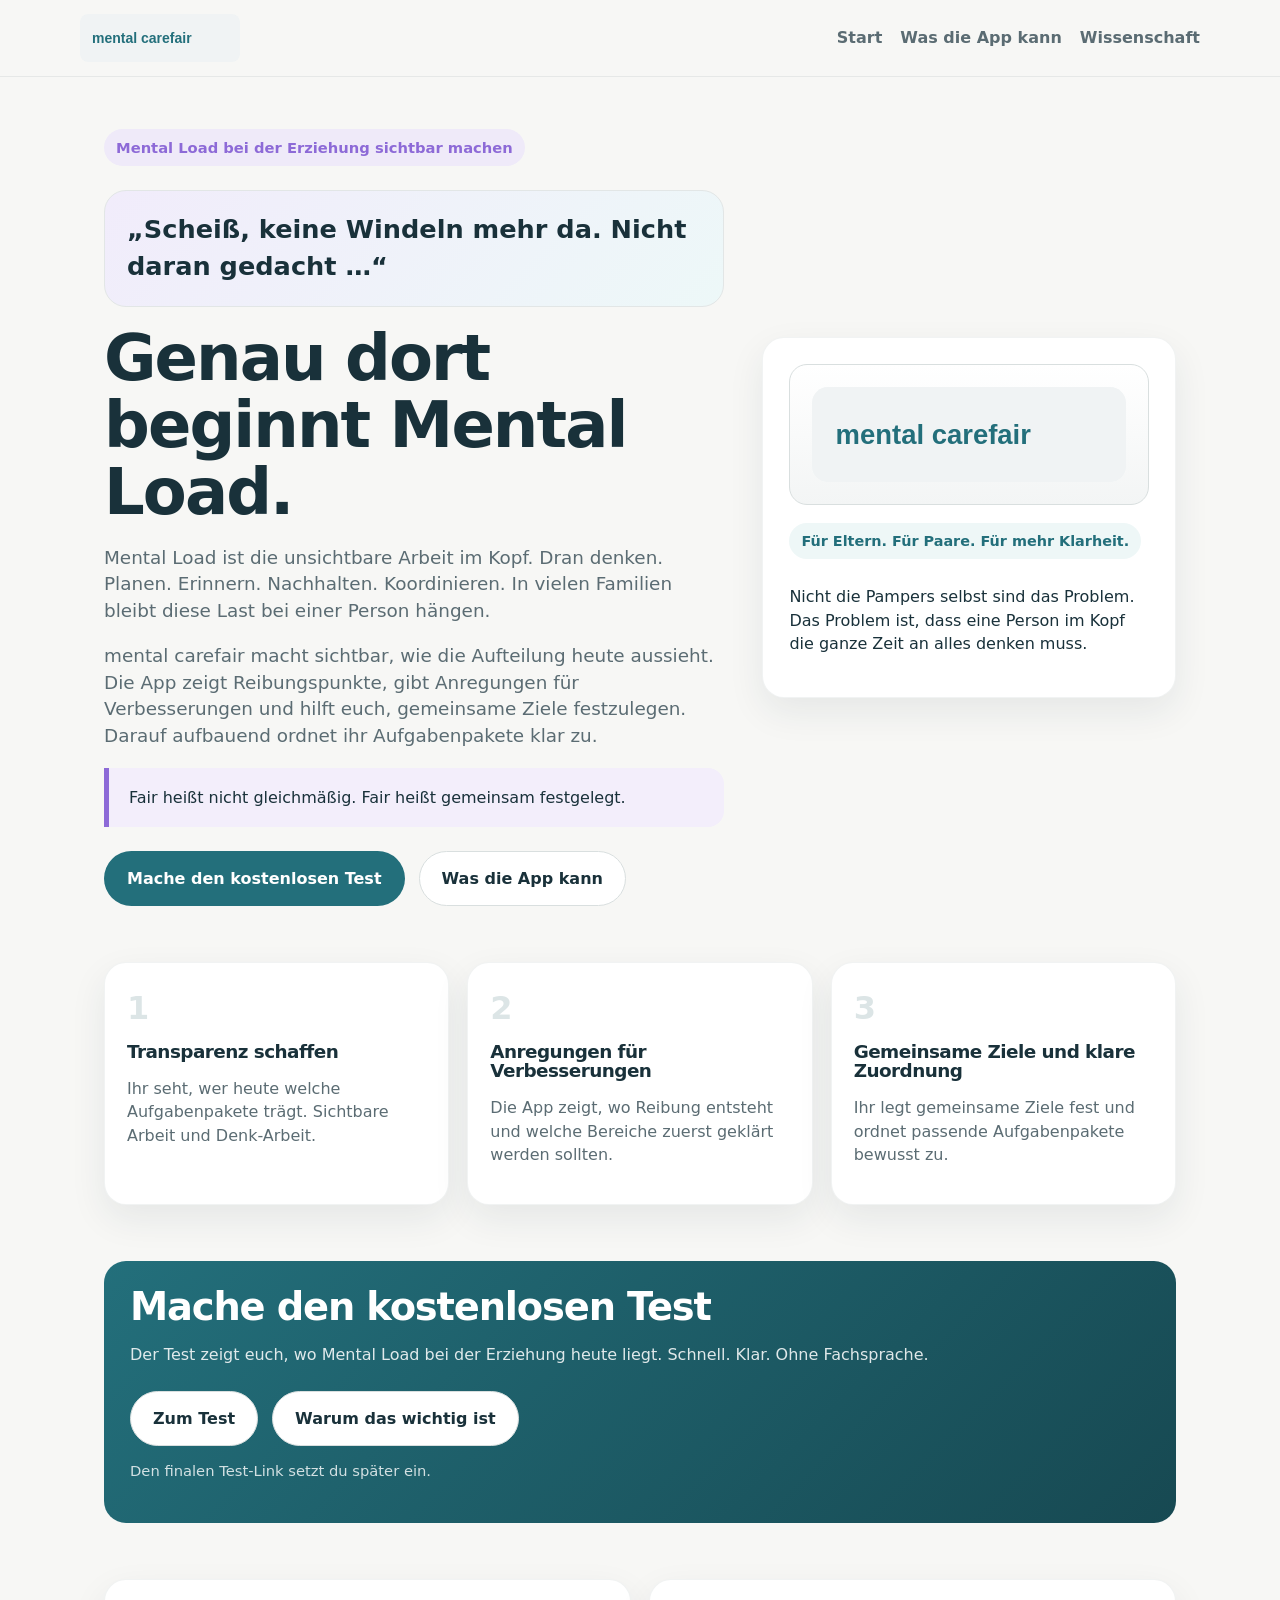
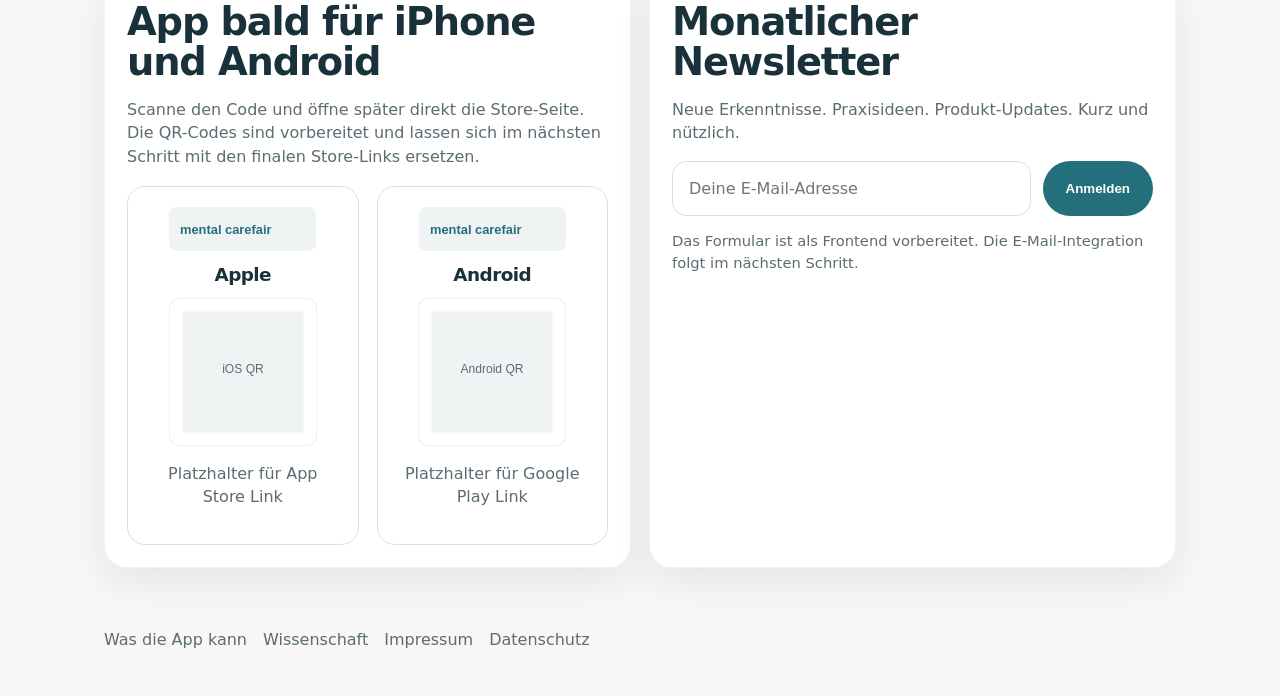
<file: index.html>
<!doctype html>
<html lang="de">
<head>
  <meta charset="utf-8">
  <meta name="viewport" content="width=device-width,initial-scale=1">
  <title>mental carefair</title>
  <meta name="description" content="Mental Load bei der Erziehung sichtbar machen. Aufgaben fair klären. Gemeinsam bessere Routinen bauen.">
  <link rel="stylesheet" href="styles.css">
</head>
<body>
  <header class="nav">
    <div class="wrap nav-inner">
      <a class="brand" href="index.html">
        <img src="assets/logo-placeholder.svg" alt="mental carefair Logo">
      </a>
      <nav class="nav-links">
        <a href="index.html">Start</a>
        <a href="app.html">Was die App kann</a>
        <a href="wissenschaft.html">Wissenschaft</a>
      </nav>
    </div>
  </header>

  <main>
    <section class="hero">
      <div class="wrap hero-grid">
        <div>
          <span class="kicker">Mental Load bei der Erziehung sichtbar machen</span>
          <div class="hero-quote">„Scheiß, keine Windeln mehr da. Nicht daran gedacht …“</div>
          <h1>Genau dort beginnt Mental Load.</h1>
          <p class="lead">
            Mental Load ist die unsichtbare Arbeit im Kopf. Dran denken. Planen. Erinnern.
            Nachhalten. Koordinieren. In vielen Familien bleibt diese Last bei einer Person hängen.
          </p>
          <p class="lead hero-subtext">
            mental carefair macht sichtbar, wie die Aufteilung heute aussieht.
            Die App zeigt Reibungspunkte, gibt Anregungen für Verbesserungen und hilft euch,
            gemeinsame Ziele festzulegen. Darauf aufbauend ordnet ihr Aufgabenpakete klar zu.
          </p>

          <div class="callout">
            Fair heißt nicht gleichmäßig. Fair heißt gemeinsam festgelegt.
          </div>

          <div class="cta-row">
            <a class="btn btn-primary" href="#test">Mache den kostenlosen Test</a>
            <a class="btn btn-secondary" href="app.html">Was die App kann</a>
          </div>
        </div>

        <div class="hero-card">
          <div class="logo-stage">
            <img src="assets/logo-placeholder.svg" alt="mental carefair Logo">
          </div>
          <div class="info-box">
            <span class="app-pill">Für Eltern. Für Paare. Für mehr Klarheit.</span>
            <p>
              Nicht die Pampers selbst sind das Problem.
              Das Problem ist, dass eine Person im Kopf die ganze Zeit an alles denken muss.
            </p>
          </div>
        </div>
      </div>
    </section>

    <section class="section">
      <div class="wrap cards three">
        <article class="card">
          <div class="num">1</div>
          <h3>Transparenz schaffen</h3>
          <p>Ihr seht, wer heute welche Aufgabenpakete trägt. Sichtbare Arbeit und Denk-Arbeit.</p>
        </article>

        <article class="card">
          <div class="num">2</div>
          <h3>Anregungen für Verbesserungen</h3>
          <p>Die App zeigt, wo Reibung entsteht und welche Bereiche zuerst geklärt werden sollten.</p>
        </article>

        <article class="card">
          <div class="num">3</div>
          <h3>Gemeinsame Ziele und klare Zuordnung</h3>
          <p>Ihr legt gemeinsame Ziele fest und ordnet passende Aufgabenpakete bewusst zu.</p>
        </article>
      </div>
    </section>

    <section class="section" id="test">
      <div class="wrap">
        <div class="test-block">
          <h2>Mache den kostenlosen Test</h2>
          <p>
            Der Test zeigt euch, wo Mental Load bei der Erziehung heute liegt.
            Schnell. Klar. Ohne Fachsprache.
          </p>
          <div class="cta-row">
            <a class="btn btn-secondary" href="#">Zum Test</a>
            <a class="btn btn-secondary" href="wissenschaft.html">Warum das wichtig ist</a>
          </div>
          <p class="note light">
            Den finalen Test-Link setzt du später ein.
          </p>
        </div>
      </div>
    </section>

    <section class="section">
      <div class="wrap cards two">
        <div class="card">
          <h2>App bald für iPhone und Android</h2>
          <p>
            Scanne den Code und öffne später direkt die Store-Seite.
            Die QR-Codes sind vorbereitet und lassen sich im nächsten Schritt
            mit den finalen Store-Links ersetzen.
          </p>

          <div class="cards two qr-grid">
            <div class="qr-card">
              <img class="logo-mini" src="assets/logo-placeholder.svg" alt="Logo">
              <h3>Apple</h3>
              <img class="qr" src="assets/qr-ios-placeholder.svg" alt="QR Code Apple App Store">
              <p>Platzhalter für App Store Link</p>
            </div>

            <div class="qr-card">
              <img class="logo-mini" src="assets/logo-placeholder.svg" alt="Logo">
              <h3>Android</h3>
              <img class="qr" src="assets/qr-android-placeholder.svg" alt="QR Code Google Play">
              <p>Platzhalter für Google Play Link</p>
            </div>
          </div>
        </div>

        <div class="card">
          <h2>Monatlicher Newsletter</h2>
          <p>Neue Erkenntnisse. Praxisideen. Produkt-Updates. Kurz und nützlich.</p>

          <form class="newsletter" id="newsletterForm">
            <input type="email" id="email" placeholder="Deine E-Mail-Adresse" required>
            <button class="btn btn-primary" type="submit">Anmelden</button>
          </form>

          <p class="note" id="newsletterMsg">
            Das Formular ist als Frontend vorbereitet. Die E-Mail-Integration folgt im nächsten Schritt.
          </p>
        </div>
      </div>
    </section>
  </main>

  <footer class="footer">
    <div class="wrap footer-links">
      <a href="app.html">Was die App kann</a>
      <a href="wissenschaft.html">Wissenschaft</a>
      <a href="#">Impressum</a>
      <a href="#">Datenschutz</a>
    </div>
  </footer>

  <script src="script.js"></script>
</body>
</html>
</file>
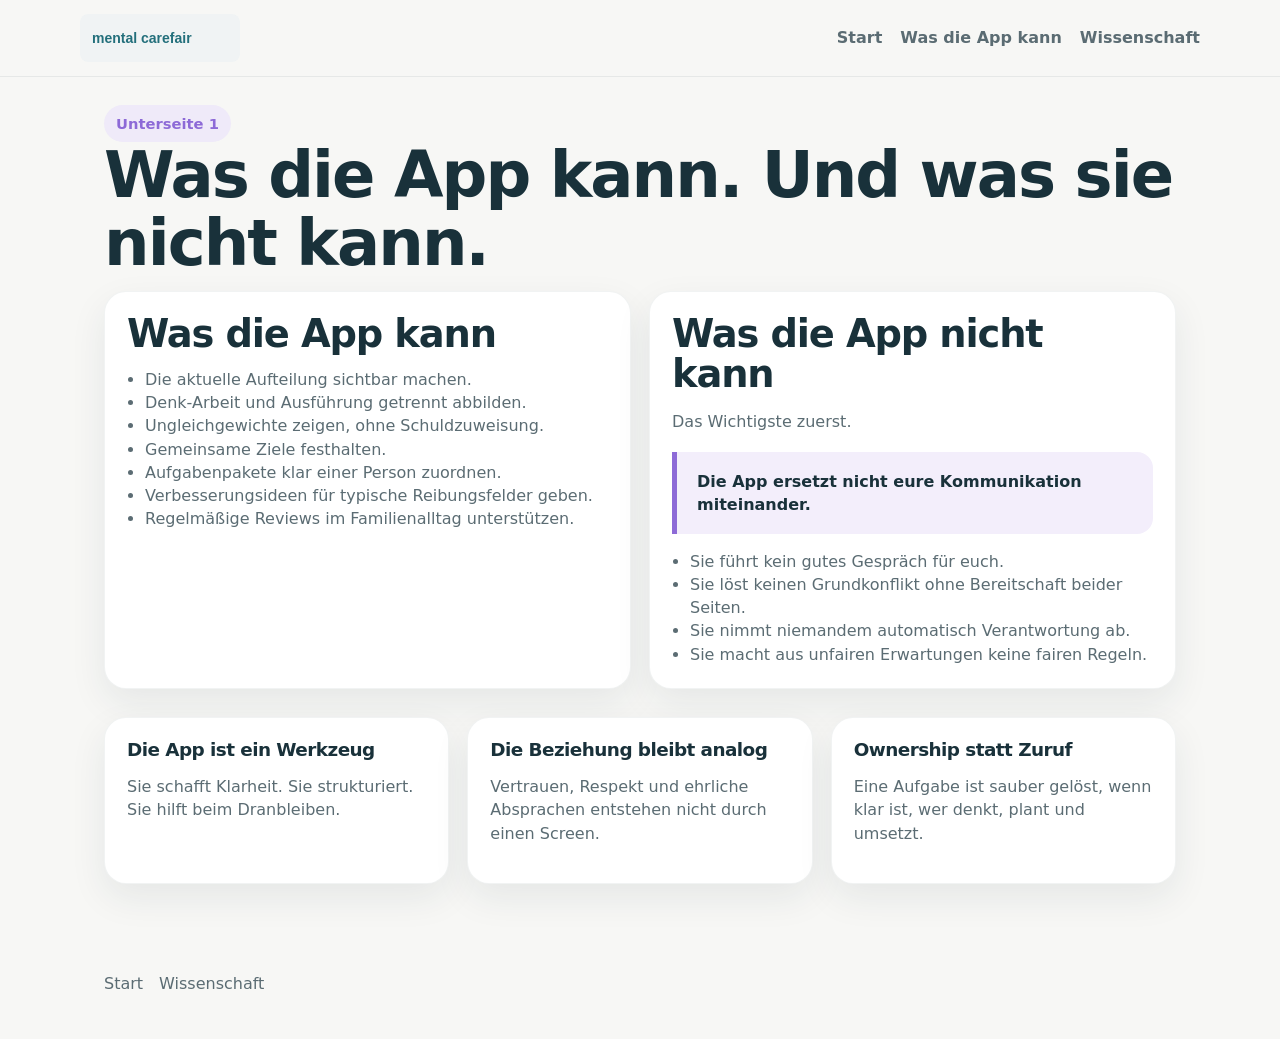
<file: app.html>
<!doctype html>
<html lang="de">
<head>
  <meta charset="utf-8">
  <meta name="viewport" content="width=device-width,initial-scale=1">
  <title>Was die App kann – mental carefair</title>
  <link rel="stylesheet" href="styles.css">
</head>
<body>
  <header class="nav">
    <div class="wrap nav-inner">
      <a class="brand" href="index.html">
        <img src="assets/logo-placeholder.svg" alt="mental carefair Logo">
      </a>
      <nav class="nav-links">
        <a href="index.html">Start</a>
        <a href="app.html">Was die App kann</a>
        <a href="wissenschaft.html">Wissenschaft</a>
      </nav>
    </div>
  </header>

  <main class="section">
    <div class="wrap">
      <span class="kicker">Unterseite 1</span>
      <h1>Was die App kann. Und was sie nicht kann.</h1>

      <div class="cards two">
        <section class="card">
          <h2>Was die App kann</h2>
          <ul class="list">
            <li>Die aktuelle Aufteilung sichtbar machen.</li>
            <li>Denk-Arbeit und Ausführung getrennt abbilden.</li>
            <li>Ungleichgewichte zeigen, ohne Schuldzuweisung.</li>
            <li>Gemeinsame Ziele festhalten.</li>
            <li>Aufgabenpakete klar einer Person zuordnen.</li>
            <li>Verbesserungsideen für typische Reibungsfelder geben.</li>
            <li>Regelmäßige Reviews im Familienalltag unterstützen.</li>
          </ul>
        </section>

        <section class="card">
          <h2>Was die App nicht kann</h2>
          <p>Das Wichtigste zuerst.</p>

          <div class="callout">
            <strong>Die App ersetzt nicht eure Kommunikation miteinander.</strong>
          </div>

          <ul class="list top-gap">
            <li>Sie führt kein gutes Gespräch für euch.</li>
            <li>Sie löst keinen Grundkonflikt ohne Bereitschaft beider Seiten.</li>
            <li>Sie nimmt niemandem automatisch Verantwortung ab.</li>
            <li>Sie macht aus unfairen Erwartungen keine fairen Regeln.</li>
          </ul>
        </section>
      </div>

      <section class="section">
        <div class="cards three">
          <article class="card">
            <h3>Die App ist ein Werkzeug</h3>
            <p>Sie schafft Klarheit. Sie strukturiert. Sie hilft beim Dranbleiben.</p>
          </article>

          <article class="card">
            <h3>Die Beziehung bleibt analog</h3>
            <p>Vertrauen, Respekt und ehrliche Absprachen entstehen nicht durch einen Screen.</p>
          </article>

          <article class="card">
            <h3>Ownership statt Zuruf</h3>
            <p>Eine Aufgabe ist sauber gelöst, wenn klar ist, wer denkt, plant und umsetzt.</p>
          </article>
        </div>
      </section>
    </div>
  </main>

  <footer class="footer">
    <div class="wrap footer-links">
      <a href="index.html">Start</a>
      <a href="wissenschaft.html">Wissenschaft</a>
    </div>
  </footer>
</body>
</html>
</file>
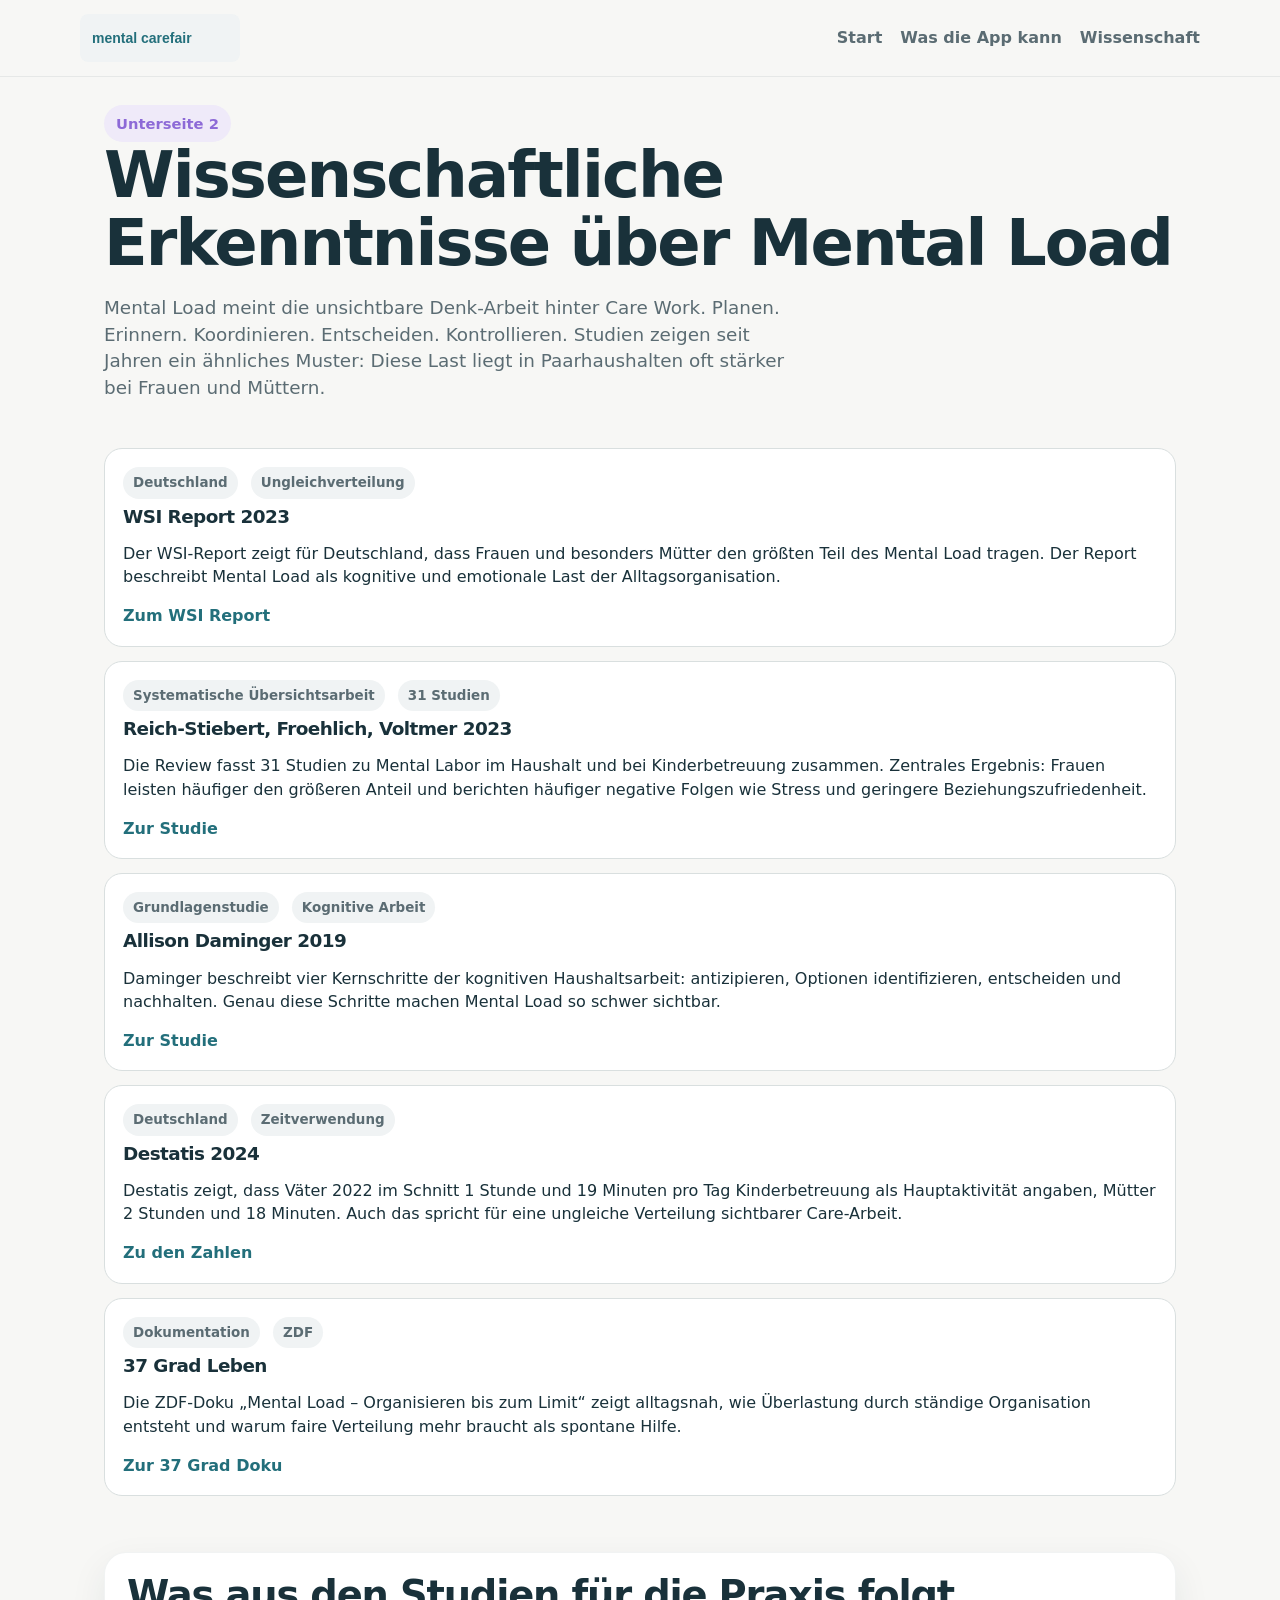
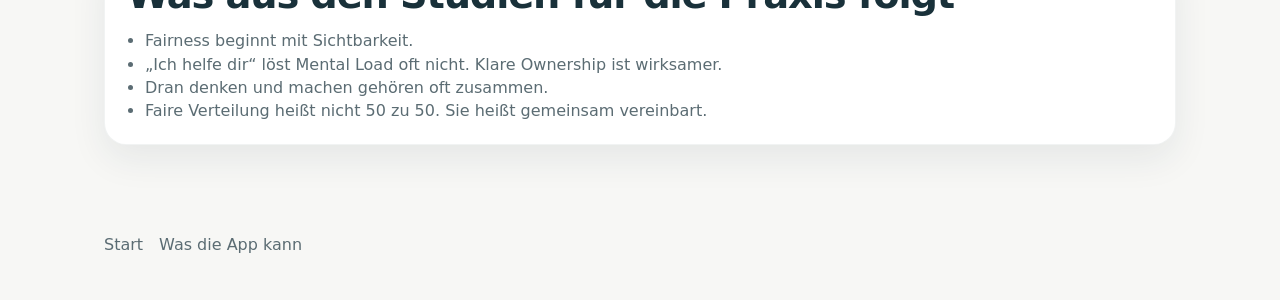
<file: wissenschaft.html>
<!doctype html>
<html lang="de">
<head>
  <meta charset="utf-8">
  <meta name="viewport" content="width=device-width,initial-scale=1">
  <title>Wissenschaft – mental carefair</title>
  <link rel="stylesheet" href="styles.css">
</head>
<body>
  <header class="nav">
    <div class="wrap nav-inner">
      <a class="brand" href="index.html">
        <img src="assets/logo-placeholder.svg" alt="mental carefair Logo">
      </a>
      <nav class="nav-links">
        <a href="index.html">Start</a>
        <a href="app.html">Was die App kann</a>
        <a href="wissenschaft.html">Wissenschaft</a>
      </nav>
    </div>
  </header>

  <main class="section">
    <div class="wrap">
      <span class="kicker">Unterseite 2</span>
      <h1>Wissenschaftliche Erkenntnisse über Mental Load</h1>

      <p class="lead">
        Mental Load meint die unsichtbare Denk-Arbeit hinter Care Work.
        Planen. Erinnern. Koordinieren. Entscheiden. Kontrollieren.
        Studien zeigen seit Jahren ein ähnliches Muster:
        Diese Last liegt in Paarhaushalten oft stärker bei Frauen und Müttern.
      </p>

      <section class="section source-list">
        <article class="source-item">
          <span class="badge">Deutschland</span>
          <span class="badge">Ungleichverteilung</span>
          <h3>WSI Report 2023</h3>
          <p>
            Der WSI-Report zeigt für Deutschland, dass Frauen und besonders Mütter
            den größten Teil des Mental Load tragen.
            Der Report beschreibt Mental Load als kognitive und emotionale Last
            der Alltagsorganisation.
          </p>
          <a href="https://www.boeckler.de/de/faust-detail.htm?produkt=HBS-008679" target="_blank" rel="noopener">Zum WSI Report</a>
        </article>

        <article class="source-item">
          <span class="badge">Systematische Übersichtsarbeit</span>
          <span class="badge">31 Studien</span>
          <h3>Reich-Stiebert, Froehlich, Voltmer 2023</h3>
          <p>
            Die Review fasst 31 Studien zu Mental Labor im Haushalt und bei Kinderbetreuung zusammen.
            Zentrales Ergebnis: Frauen leisten häufiger den größeren Anteil und berichten häufiger
            negative Folgen wie Stress und geringere Beziehungszufriedenheit.
          </p>
          <a href="https://link.springer.com/article/10.1007/s11199-023-01362-0" target="_blank" rel="noopener">Zur Studie</a>
        </article>

        <article class="source-item">
          <span class="badge">Grundlagenstudie</span>
          <span class="badge">Kognitive Arbeit</span>
          <h3>Allison Daminger 2019</h3>
          <p>
            Daminger beschreibt vier Kernschritte der kognitiven Haushaltsarbeit:
            antizipieren, Optionen identifizieren, entscheiden und nachhalten.
            Genau diese Schritte machen Mental Load so schwer sichtbar.
          </p>
          <a href="https://journals.sagepub.com/doi/abs/10.1177/0003122419859007" target="_blank" rel="noopener">Zur Studie</a>
        </article>

        <article class="source-item">
          <span class="badge">Deutschland</span>
          <span class="badge">Zeitverwendung</span>
          <h3>Destatis 2024</h3>
          <p>
            Destatis zeigt, dass Väter 2022 im Schnitt 1 Stunde und 19 Minuten pro Tag
            Kinderbetreuung als Hauptaktivität angaben, Mütter 2 Stunden und 18 Minuten.
            Auch das spricht für eine ungleiche Verteilung sichtbarer Care-Arbeit.
          </p>
          <a href="https://www.destatis.de/DE/Presse/Pressemitteilungen/Zahl-der-Woche/2024/PD24_19_p002.html" target="_blank" rel="noopener">Zu den Zahlen</a>
        </article>

        <article class="source-item">
          <span class="badge">Dokumentation</span>
          <span class="badge">ZDF</span>
          <h3>37 Grad Leben</h3>
          <p>
            Die ZDF-Doku „Mental Load – Organisieren bis zum Limit“ zeigt alltagsnah,
            wie Überlastung durch ständige Organisation entsteht und warum faire Verteilung
            mehr braucht als spontane Hilfe.
          </p>
          <a href="https://www.zdf.de/dokumentation/37-grad-leben/mental-load---organisieren-bis-zum-limit-102.html" target="_blank" rel="noopener">Zur 37 Grad Doku</a>
        </article>
      </section>

      <section class="section">
        <div class="card">
          <h2>Was aus den Studien für die Praxis folgt</h2>
          <ul class="list">
            <li>Fairness beginnt mit Sichtbarkeit.</li>
            <li>„Ich helfe dir“ löst Mental Load oft nicht. Klare Ownership ist wirksamer.</li>
            <li>Dran denken und machen gehören oft zusammen.</li>
            <li>Faire Verteilung heißt nicht 50 zu 50. Sie heißt gemeinsam vereinbart.</li>
          </ul>
        </div>
      </section>
    </div>
  </main>

  <footer class="footer">
    <div class="wrap footer-links">
      <a href="index.html">Start</a>
      <a href="app.html">Was die App kann</a>
    </div>
  </footer>
</body>
</html>
</file>
<file: styles.css>
:root{
  --violet:#8d6ad7;
  --petrol:#236f7b;
  --teal:#5bb6be;
  --ink:#19313a;
  --muted:#5b6c73;
  --bg:#f7f7f5;
  --card:#ffffff;
  --line:#d9dfdf;
  --shadow:0 14px 36px rgba(25,49,58,.08);
  --radius:22px;
  --max:1120px;
}

*{box-sizing:border-box}
html{scroll-behavior:smooth}
body{
  margin:0;
  font-family:Inter,ui-sans-serif,system-ui,-apple-system,BlinkMacSystemFont,"Segoe UI",sans-serif;
  color:var(--ink);
  background:var(--bg);
  line-height:1.45;
}
a{color:inherit;text-decoration:none}
img{display:block;max-width:100%}

.wrap{
  max-width:var(--max);
  margin:0 auto;
  padding:0 24px;
}

.nav{
  position:sticky;
  top:0;
  z-index:20;
  backdrop-filter:blur(14px);
  background:rgba(247,247,245,.86);
  border-bottom:1px solid rgba(25,49,58,.07);
}

.nav-inner{
  display:flex;
  align-items:center;
  justify-content:space-between;
  gap:20px;
  padding:14px 0;
}

.brand img{height:48px}

.nav-links{
  display:flex;
  gap:18px;
  flex-wrap:wrap;
}

.nav-links a{
  font-weight:700;
  color:var(--muted);
}

.nav-links a:hover{
  color:var(--petrol);
}

.hero{
  padding:52px 0 28px;
}

.hero-grid{
  display:grid;
  grid-template-columns:1.2fr .8fr;
  gap:38px;
  align-items:center;
}

.kicker{
  display:inline-flex;
  padding:8px 12px;
  border-radius:999px;
  background:#efeaf9;
  color:var(--violet);
  font-weight:800;
  font-size:.92rem;
}

.hero-quote{
  margin:24px 0 18px;
  padding:20px 22px;
  border-radius:var(--radius);
  background:linear-gradient(135deg,#f1ecfb,#edf8f8);
  border:1px solid #e2e6e6;
  font-size:clamp(1.25rem,2vw,1.8rem);
  font-weight:800;
}

h1,h2,h3{
  letter-spacing:-.03em;
  line-height:1.05;
  margin:0 0 14px;
}

h1{font-size:clamp(2.2rem,5vw,4.3rem)}
h2{font-size:clamp(1.6rem,3vw,2.6rem)}
h3{font-size:1.15rem}

.lead{
  font-size:1.15rem;
  color:var(--muted);
  max-width:60ch;
}

.hero-subtext{
  margin-top:10px;
}

.callout{
  margin-top:18px;
  padding:18px 20px;
  border-left:5px solid var(--violet);
  background:#f3eefb;
  border-radius:0 16px 16px 0;
}

.cta-row{
  display:flex;
  gap:14px;
  flex-wrap:wrap;
  margin-top:24px;
}

.btn{
  display:inline-flex;
  align-items:center;
  justify-content:center;
  padding:15px 22px;
  border-radius:999px;
  font-weight:800;
  border:1px solid transparent;
}

.btn-primary{
  background:var(--petrol);
  color:white;
}

.btn-secondary{
  background:white;
  border-color:var(--line);
  color:var(--ink);
}

.hero-card,.card{
  background:var(--card);
  border-radius:var(--radius);
  border:1px solid rgba(25,49,58,.06);
  box-shadow:var(--shadow);
}

.hero-card{
  padding:26px;
}

.logo-stage{
  padding:22px;
  border-radius:18px;
  background:linear-gradient(180deg,#ffffff,#f3f5f5);
  border:1px solid var(--line);
}

.info-box{
  padding-top:18px;
}

.app-pill{
  display:inline-flex;
  padding:8px 12px;
  border-radius:999px;
  background:#eef7f7;
  color:var(--petrol);
  font-weight:800;
  font-size:.9rem;
  margin-bottom:10px;
}

.section{
  padding:28px 0;
}

.cards{
  display:grid;
  gap:18px;
}

.cards.two{
  grid-template-columns:repeat(2,1fr);
}

.cards.three{
  grid-template-columns:repeat(3,1fr);
}

.card{
  padding:22px;
}

.card p,.card li{
  color:var(--muted);
}

.num{
  font-weight:900;
  font-size:2rem;
  color:#dce5e6;
  margin-bottom:10px;
}

.test-block{
  background:linear-gradient(135deg,var(--petrol),#174952);
  color:white;
  padding:26px;
  border-radius:var(--radius);
}

.test-block p{
  color:rgba(255,255,255,.86);
}

.note{
  font-size:.92rem;
  color:var(--muted);
}

.note.light{
  color:rgba(255,255,255,.8);
}

.qr-grid{
  margin-top:18px;
}

.qr-card{
  text-align:center;
  padding:20px;
  border-radius:18px;
  background:white;
  border:1px solid var(--line);
}

.logo-mini{
  height:44px;
  margin:0 auto 14px;
}

.qr{
  width:148px;
  margin:12px auto;
}

.newsletter{
  display:flex;
  gap:12px;
  flex-wrap:wrap;
}

.newsletter input{
  flex:1;
  min-width:240px;
  padding:15px 16px;
  border:1px solid var(--line);
  border-radius:14px;
  font:inherit;
  background:white;
}

.footer{
  padding:32px 0 44px;
  color:var(--muted);
}

.footer-links{
  display:flex;
  gap:16px;
  flex-wrap:wrap;
}

.list{
  margin:0;
  padding-left:18px;
}

.top-gap{
  margin-top:16px;
}

.source-list{
  display:grid;
  gap:14px;
}

.source-item{
  border:1px solid var(--line);
  border-radius:18px;
  padding:18px;
  background:white;
}

.source-item a{
  color:var(--petrol);
  font-weight:800;
}

.badge{
  display:inline-block;
  padding:6px 10px;
  border-radius:999px;
  background:#f0f3f4;
  color:var(--muted);
  font-weight:700;
  font-size:.84rem;
  margin-right:8px;
  margin-bottom:8px;
}

@media (max-width: 900px){
  .hero-grid,
  .cards.two,
  .cards.three{
    grid-template-columns:1fr;
  }

  .nav-inner{
    align-items:flex-start;
  }
}
</file>
